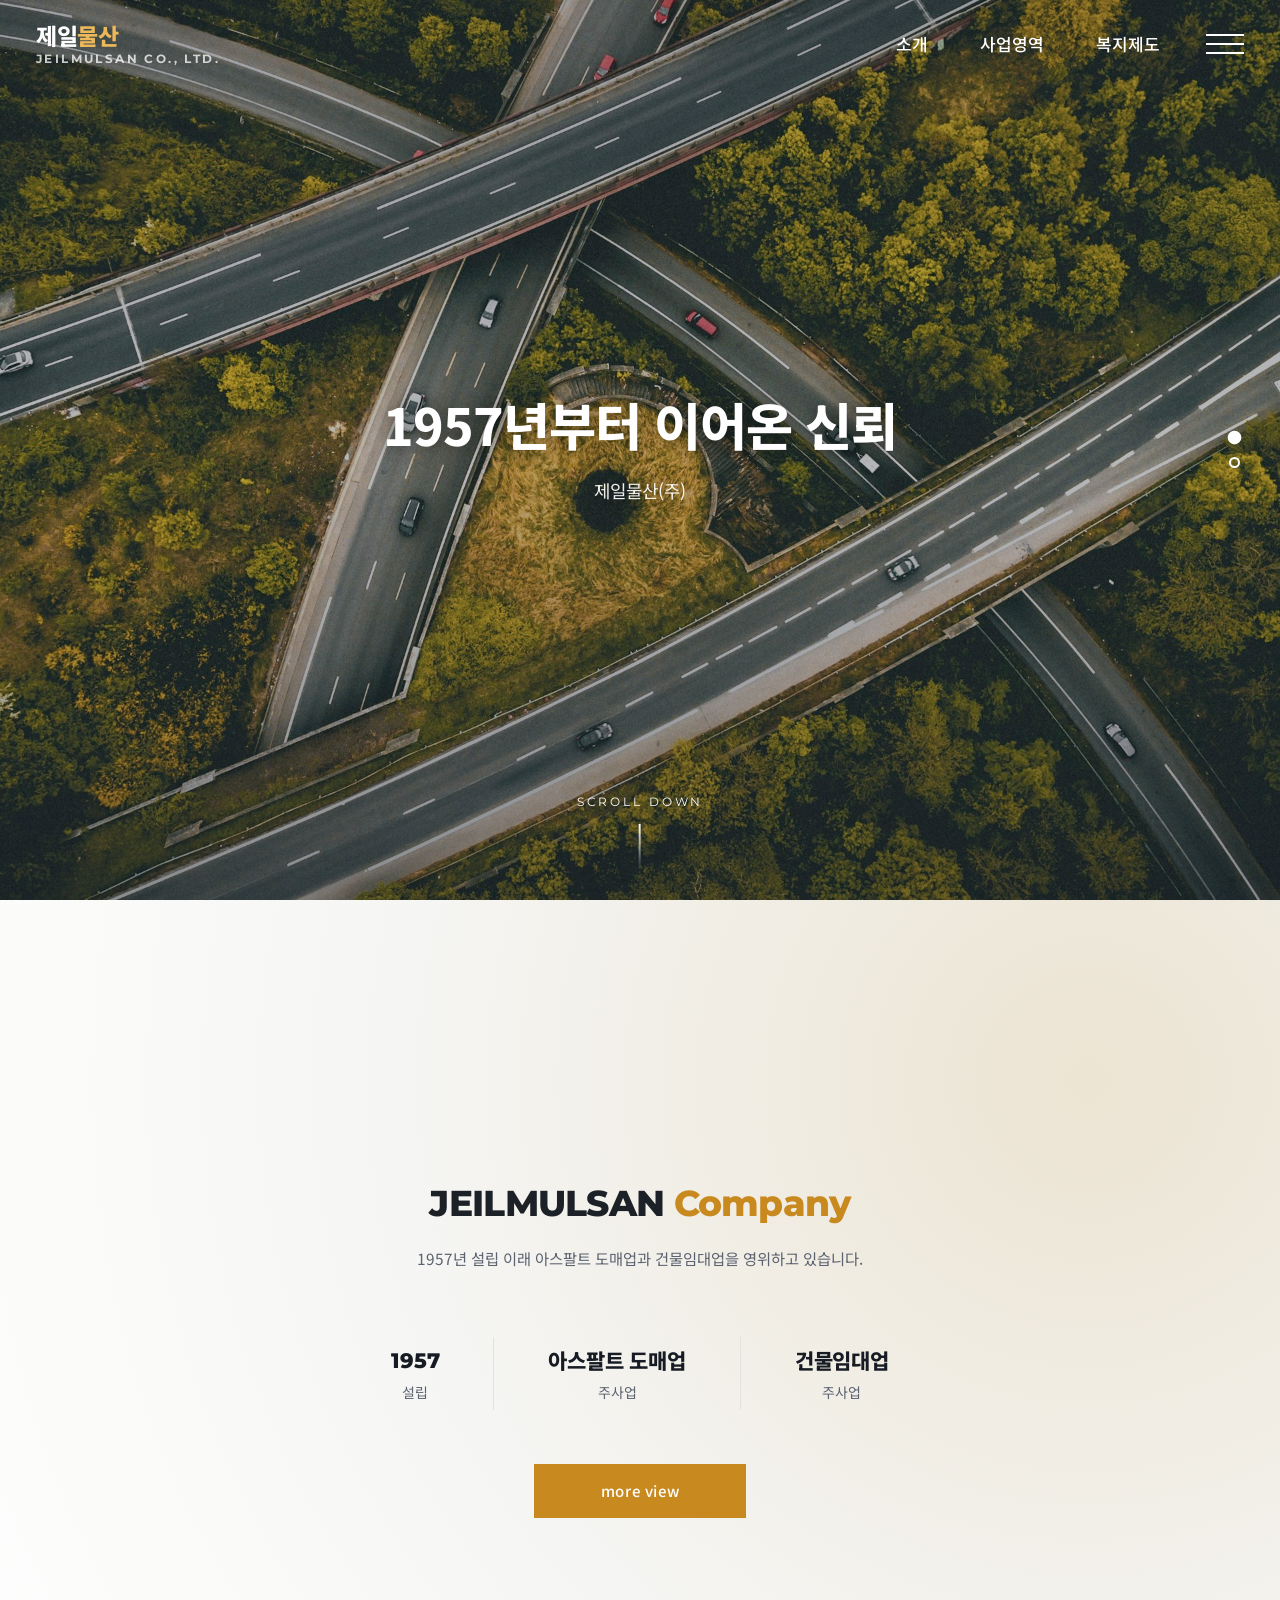
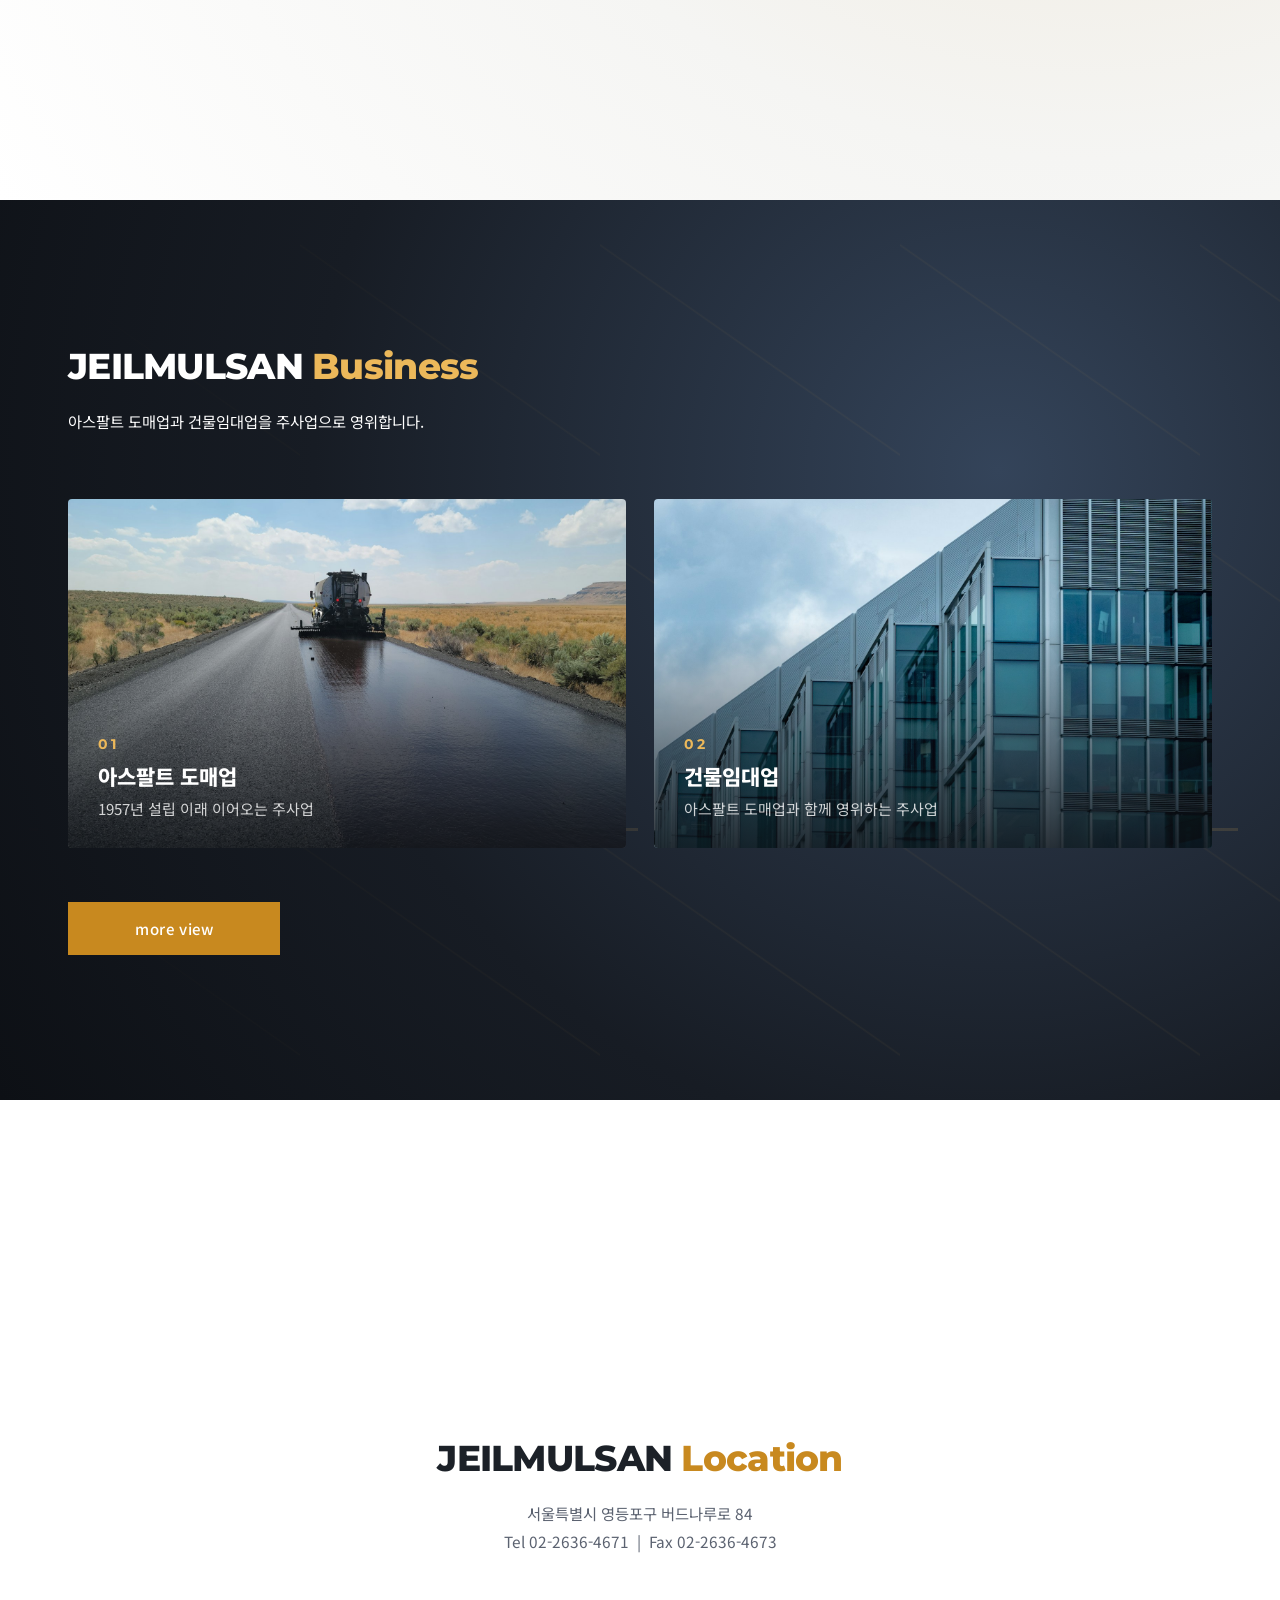
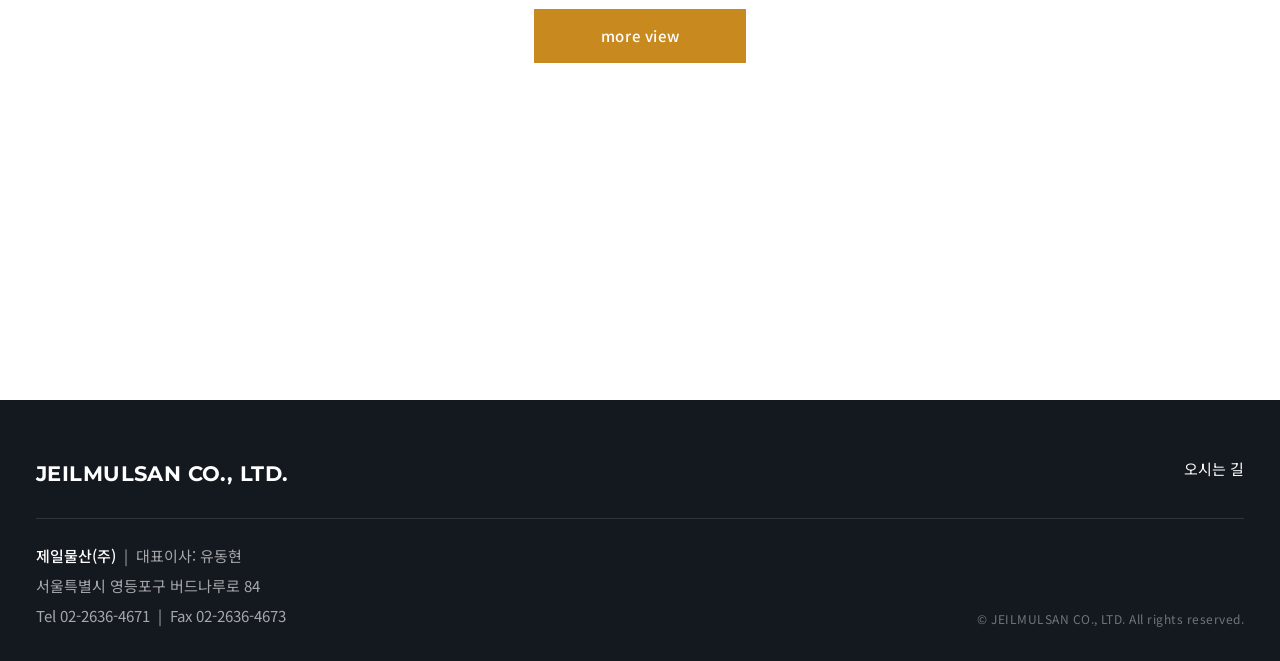
<file: index.html>
<!DOCTYPE html>
<html lang="ko">
<head>
<meta charset="UTF-8">
<meta name="viewport" content="width=device-width, initial-scale=1.0">
<title>제일물산(주)</title>
<meta name="description" content="제일물산(주) - 1957년 설립, 아스팔트 도매업 및 건물임대업">
<link rel="stylesheet" href="https://fonts.googleapis.com/css?family=Noto+Sans+KR:400,500,700,800&family=Montserrat:500,700,800&display=swap">
<link rel="stylesheet" href="css/style.css?v=11">
</head>
<body>
<header class="site-header" id="siteHeader">
  <div class="header-inner">
    <a href="index.html" class="logo" aria-label="제일물산 홈"><span class="logo-wordmark">제일<span>물산</span></span><span class="logo-sub en">JEILMULSAN CO., LTD.</span></a>
    <div class="header-right">
      <nav class="site-nav">
        <a href="about.html">소개</a>
        <a href="business.html">사업영역</a>
        <a href="welfare.html">복지제도</a>
      </nav>
      <button class="menu-btn" id="menuBtn" aria-label="전체 메뉴 열기" aria-expanded="false"><span></span><span></span><span></span></button>
    </div>
  </div>
</header>
<div class="menu-overlay" id="menuOverlay" role="dialog" aria-label="전체 메뉴">
  <button class="menu-close" id="menuClose" aria-label="메뉴 닫기">×</button>
  <nav class="menu-list">
    <a href="about.html"><small>ABOUT</small>소개</a>
    <a href="business.html"><small>BUSINESS</small>사업영역</a>
    <a href="welfare.html"><small>BENEFITS</small>복지제도</a>
  </nav>
  <div class="menu-contact">서울특별시 영등포구 버드나루로 84<br>Tel 02-2636-4671 &nbsp;|&nbsp; Fax 02-2636-4673</div>
</div>

<main>
<section class="hero" id="heroSlider">
  <div class="slide active">
    <div class="slide-bg"><img src="img/hero-road.jpg" alt="고속도로 입체 교차로를 위에서 내려다본 모습"></div>
    <div class="slide-inner"><h2>1957년부터 이어온 신뢰</h2><p>제일물산(주)</p></div>
  </div>
  <div class="slide">
    <div class="slide-bg"><img src="img/stock-asphalt.jpg" alt=""></div>
    <div class="slide-inner"><h2>아스팔트 도매업 · 건물임대업</h2><p>1957년 설립 이래 이어오고 있습니다.</p></div>
  </div>
  <div class="hero-dots"><button class="on" aria-label="1번"></button><button aria-label="2번"></button></div>
  <div class="scroll-down">SCROLL DOWN</div>
</section>

<section class="fs fs-company">
  <div class="fs-inner rv">
    <h2 class="fs-title en">JEILMULSAN <em>Company</em></h2>
    <p class="fs-text">1957년 설립 이래 아스팔트 도매업과 건물임대업을 영위하고 있습니다.</p>
    <div class="facts">
      <div class="fact"><b class="en">1957</b><span>설립</span></div>
      <div class="fact"><b>아스팔트 도매업</b><span>주사업</span></div>
      <div class="fact"><b>건물임대업</b><span>주사업</span></div>
    </div>
    <a class="btn-more" href="about.html">more view</a>
  </div>
</section>

<section class="fs fs-business">
  <div class="fs-inner">
    <div class="rv">
      <h2 class="fs-title en">JEILMULSAN <em>Business</em></h2>
      <p class="fs-text">아스팔트 도매업과 건물임대업을 주사업으로 영위합니다.</p>
    </div>
    <div class="biz-cards">
      <a class="biz-card rv" href="business.html"><img src="img/stock-asphalt.jpg" alt="아스팔트 도로포장"><div class="cap"><small class="en">01</small><h3>아스팔트 도매업</h3><p>1957년 설립 이래 이어오는 주사업</p></div></a>
      <a class="biz-card rv d1" href="business.html"><img src="img/stock-about.jpg" alt="건물 외관"><div class="cap"><small class="en">02</small><h3>건물임대업</h3><p>아스팔트 도매업과 함께 영위하는 주사업</p></div></a>
    </div>
    <a class="btn-more rv" href="business.html">more view</a>
  </div>
</section>

<section class="fs fs-guide">
  <div class="fs-inner rv">
    <h2 class="fs-title en">JEILMULSAN <em>Location</em></h2>
    <p class="fs-text">서울특별시 영등포구 버드나루로 84<br>Tel 02-2636-4671 &nbsp;|&nbsp; Fax 02-2636-4673</p>
    <a class="btn-more" href="about.html#location">more view</a>
  </div>
</section>
</main>
<footer class="site-footer">
  <div class="footer-wrap">
    <div class="footer-top">
      <div class="footer-logo">JEILMULSAN CO., LTD.</div>
      <div class="footer-links"><a href="about.html#location">오시는 길</a></div>
    </div>
    <div class="footer-info">
      <div>
        <strong>제일물산(주)</strong> &nbsp;|&nbsp; 대표이사: 유동현<br>
        서울특별시 영등포구 버드나루로 84<br>
        Tel 02-2636-4671 &nbsp;|&nbsp; Fax 02-2636-4673
      </div>
      <div class="footer-copy">© JEILMULSAN CO., LTD. All rights reserved.</div>
    </div>
  </div>
</footer>
<script src="js/script.js?v=11"></script>
</body>
</html>
</file>
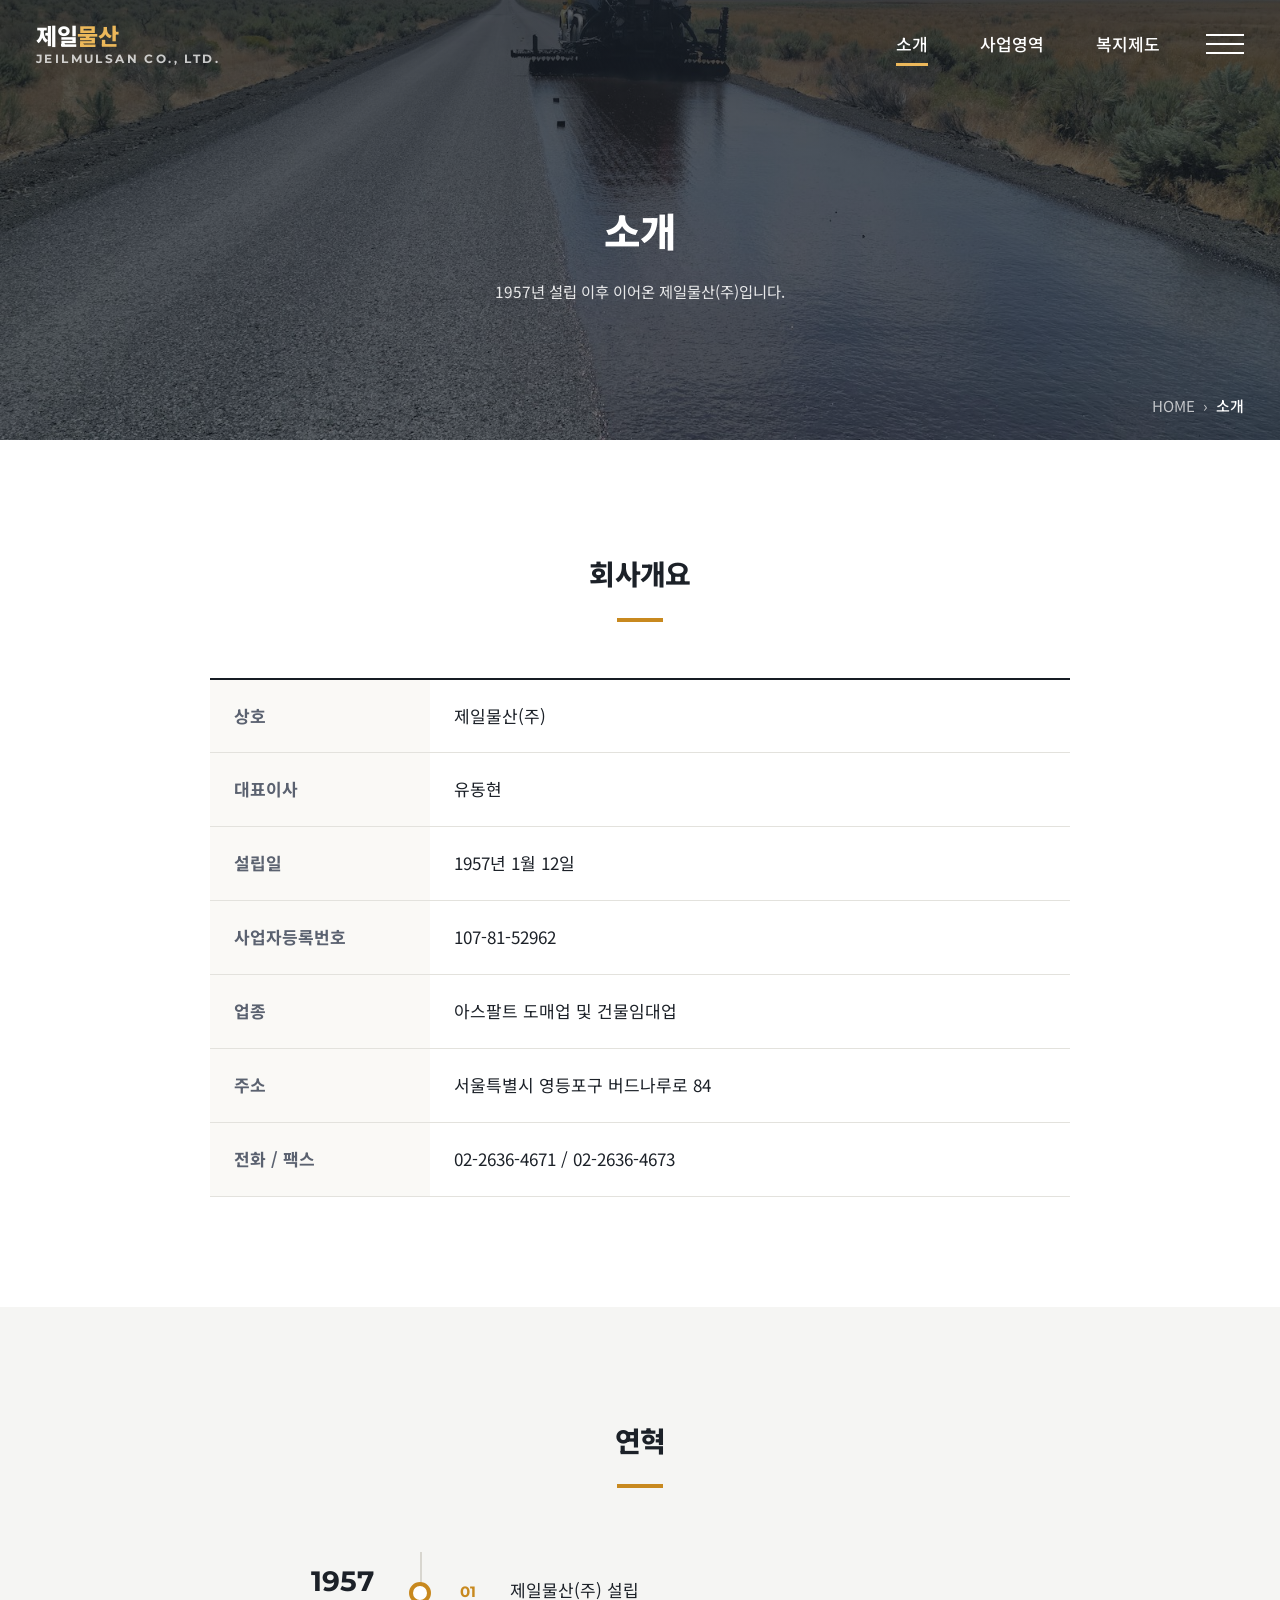
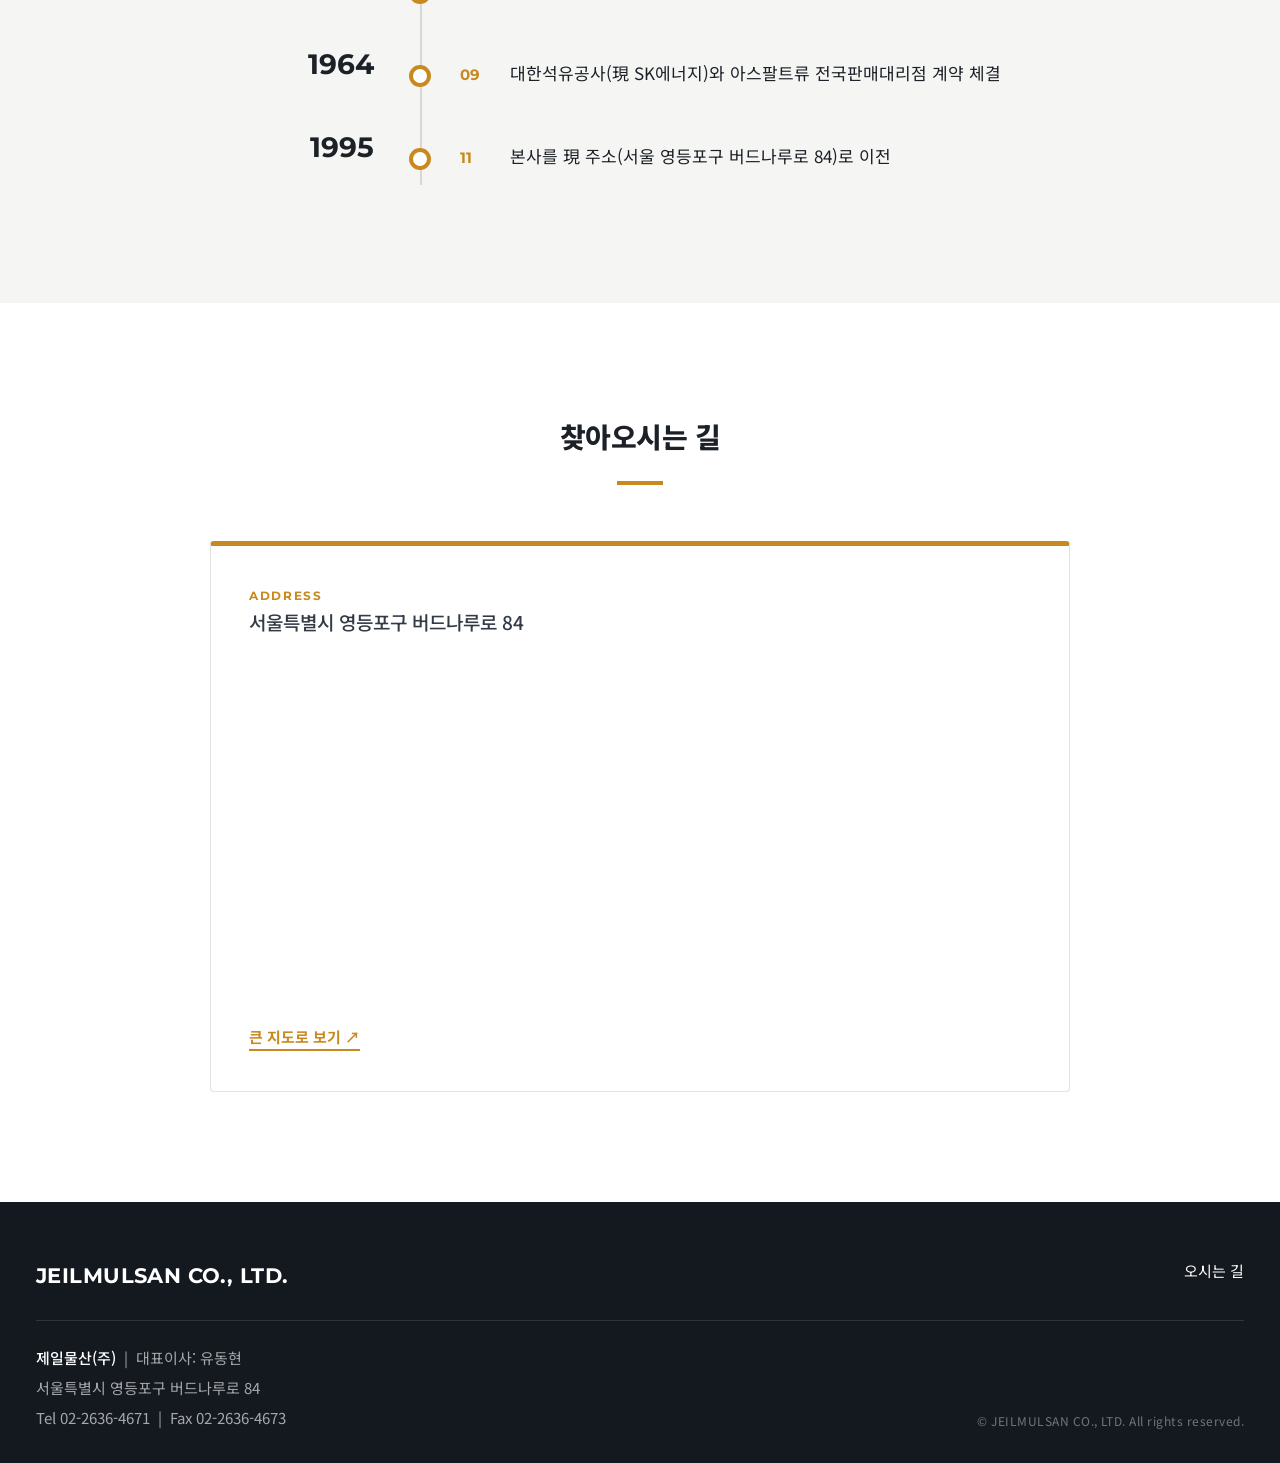
<file: about.html>
<!DOCTYPE html>
<html lang="ko">
<head>
<meta charset="UTF-8">
<meta name="viewport" content="width=device-width, initial-scale=1.0">
<title>소개 | 제일물산(주)</title>
<meta name="description" content="제일물산(주) 회사 소개 및 연혁">
<link rel="stylesheet" href="https://fonts.googleapis.com/css?family=Noto+Sans+KR:400,500,700,800&family=Montserrat:500,700,800&display=swap">
<link rel="stylesheet" href="css/style.css?v=11">
</head>
<body>
<header class="site-header" id="siteHeader">
  <div class="header-inner">
    <a href="index.html" class="logo" aria-label="제일물산 홈"><span class="logo-wordmark">제일<span>물산</span></span><span class="logo-sub en">JEILMULSAN CO., LTD.</span></a>
    <div class="header-right">
      <nav class="site-nav">
        <a class="active" href="about.html">소개</a>
        <a href="business.html">사업영역</a>
        <a href="welfare.html">복지제도</a>
      </nav>
      <button class="menu-btn" id="menuBtn" aria-label="전체 메뉴 열기" aria-expanded="false"><span></span><span></span><span></span></button>
    </div>
  </div>
</header>
<div class="menu-overlay" id="menuOverlay" role="dialog" aria-label="전체 메뉴">
  <button class="menu-close" id="menuClose" aria-label="메뉴 닫기">×</button>
  <nav class="menu-list">
    <a href="about.html"><small>ABOUT</small>소개</a>
    <a href="business.html"><small>BUSINESS</small>사업영역</a>
    <a href="welfare.html"><small>BENEFITS</small>복지제도</a>
  </nav>
  <div class="menu-contact">서울특별시 영등포구 버드나루로 84<br>Tel 02-2636-4671 &nbsp;|&nbsp; Fax 02-2636-4673</div>
</div>

<section class="sub-visual" style="background-image:url('img/stock-asphalt.jpg');background-position:center 62%">
  <div class="inner"><h1>소개</h1><p>1957년 설립 이후 이어온 제일물산(주)입니다.</p></div>
  <div class="crumb">HOME &nbsp;›&nbsp; <b>소개</b></div>
</section>
<main>
<section class="blk">
  <div class="wrap">
    <div class="blk-head rv"><h2>회사개요</h2></div>
    <table class="overview-table rv">
      <tr><th>상호</th><td>제일물산(주)</td></tr>
      <tr><th>대표이사</th><td>유동현</td></tr>
      <tr><th>설립일</th><td>1957년 1월 12일</td></tr>
      <tr><th>사업자등록번호</th><td>107-81-52962</td></tr>
      <tr><th>업종</th><td>아스팔트 도매업 및 건물임대업</td></tr>
      <tr><th>주소</th><td>서울특별시 영등포구 버드나루로 84</td></tr>
      <tr><th>전화 / 팩스</th><td>02-2636-4671 / 02-2636-4673</td></tr>
    </table>
  </div>
</section>

<section class="blk blk-tint">
  <div class="wrap">
    <div class="blk-head rv"><h2>연혁</h2></div>
    <div class="timeline rv">
      <div class="timeline-group"><div class="timeline-year">1957</div><div class="timeline-entries"><div class="timeline-entry"><span class="timeline-month">01</span><p class="timeline-desc">제일물산(주) 설립</p></div></div></div>
      <div class="timeline-group"><div class="timeline-year">1964</div><div class="timeline-entries"><div class="timeline-entry"><span class="timeline-month">09</span><p class="timeline-desc">대한석유공사(現 SK에너지)와 아스팔트류 전국판매대리점 계약 체결</p></div></div></div>
      <div class="timeline-group"><div class="timeline-year">1995</div><div class="timeline-entries"><div class="timeline-entry"><span class="timeline-month">11</span><p class="timeline-desc">본사를 現 주소(서울 영등포구 버드나루로 84)로 이전</p></div></div></div>
    </div>
  </div>
</section>

<section class="blk" id="location">
  <div class="wrap">
    <div class="blk-head rv"><h2>찾아오시는 길</h2></div>
    <div class="location-panel rv">
      <span class="loc-label en">ADDRESS</span>
      <p>서울특별시 영등포구 버드나루로 84</p>
      <div class="location-map"><iframe src="https://www.google.com/maps?q=서울특별시 영등포구 버드나루로 84&t=k&z=16&output=embed" loading="lazy" referrerpolicy="no-referrer-when-downgrade" aria-label="제일물산(주) 위치 지도 (서울특별시 영등포구 버드나루로 84)"></iframe></div>
      <a class="map-link" href="https://www.google.com/maps/search/?api=1&query=서울특별시 영등포구 버드나루로 84" target="_blank" rel="noopener">큰 지도로 보기 ↗</a>
    </div>
  </div>
</section>
</main>
<footer class="site-footer">
  <div class="footer-wrap">
    <div class="footer-top">
      <div class="footer-logo">JEILMULSAN CO., LTD.</div>
      <div class="footer-links"><a href="about.html#location">오시는 길</a></div>
    </div>
    <div class="footer-info">
      <div>
        <strong>제일물산(주)</strong> &nbsp;|&nbsp; 대표이사: 유동현<br>
        서울특별시 영등포구 버드나루로 84<br>
        Tel 02-2636-4671 &nbsp;|&nbsp; Fax 02-2636-4673
      </div>
      <div class="footer-copy">© JEILMULSAN CO., LTD. All rights reserved.</div>
    </div>
  </div>
</footer>
<script src="js/script.js?v=11"></script>
</body>
</html>
</file>
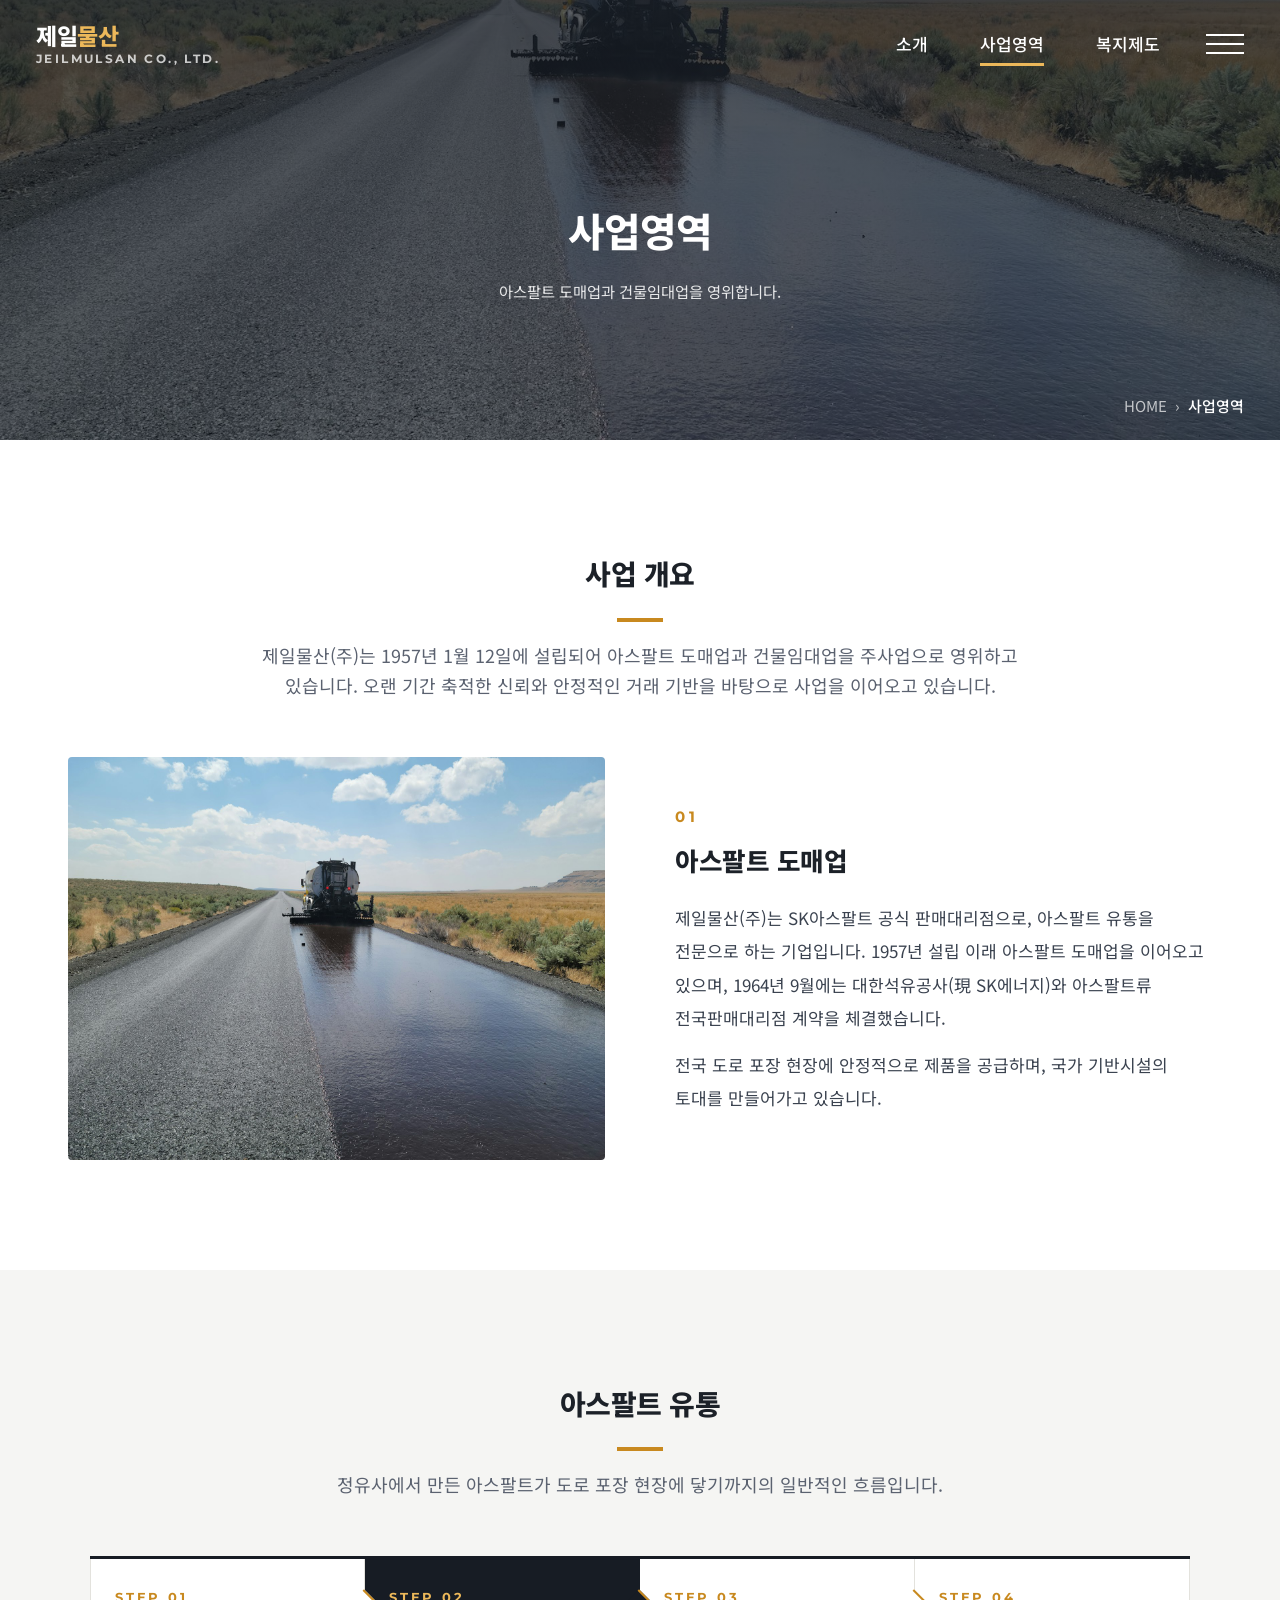
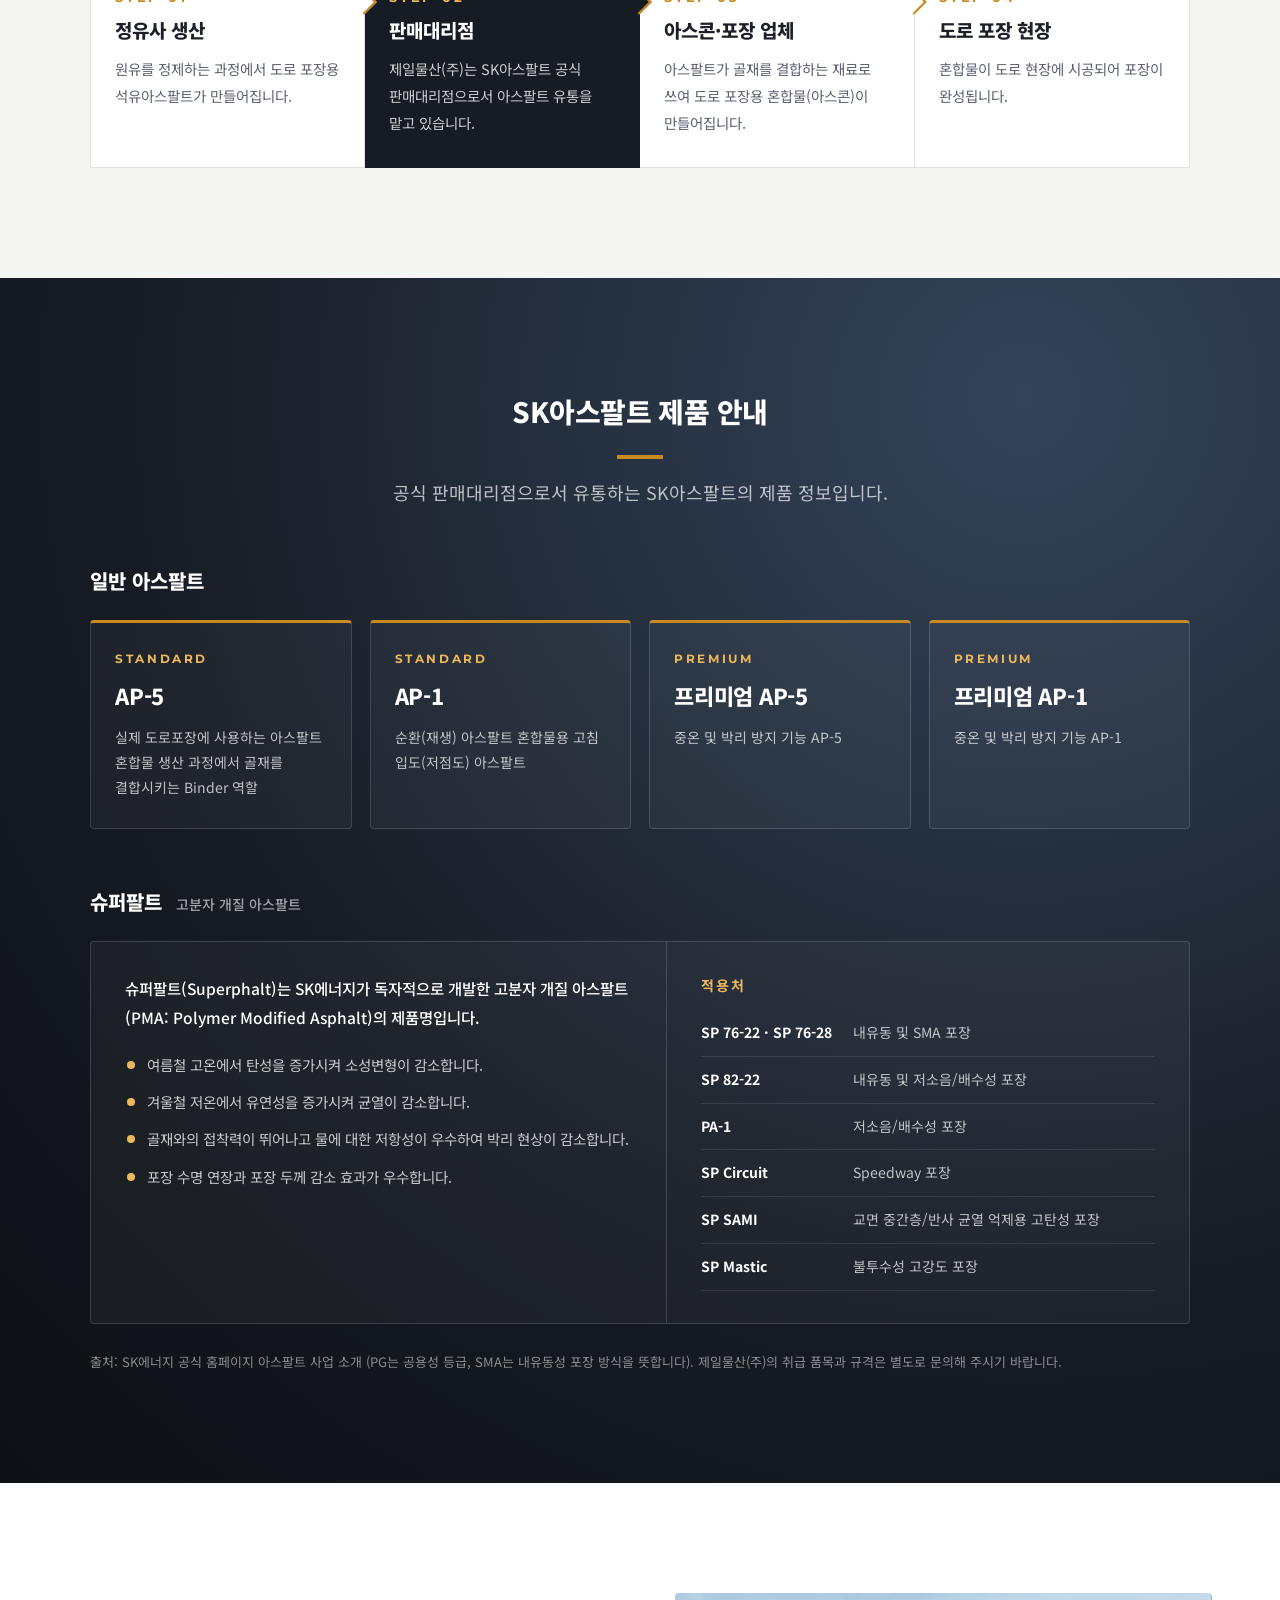
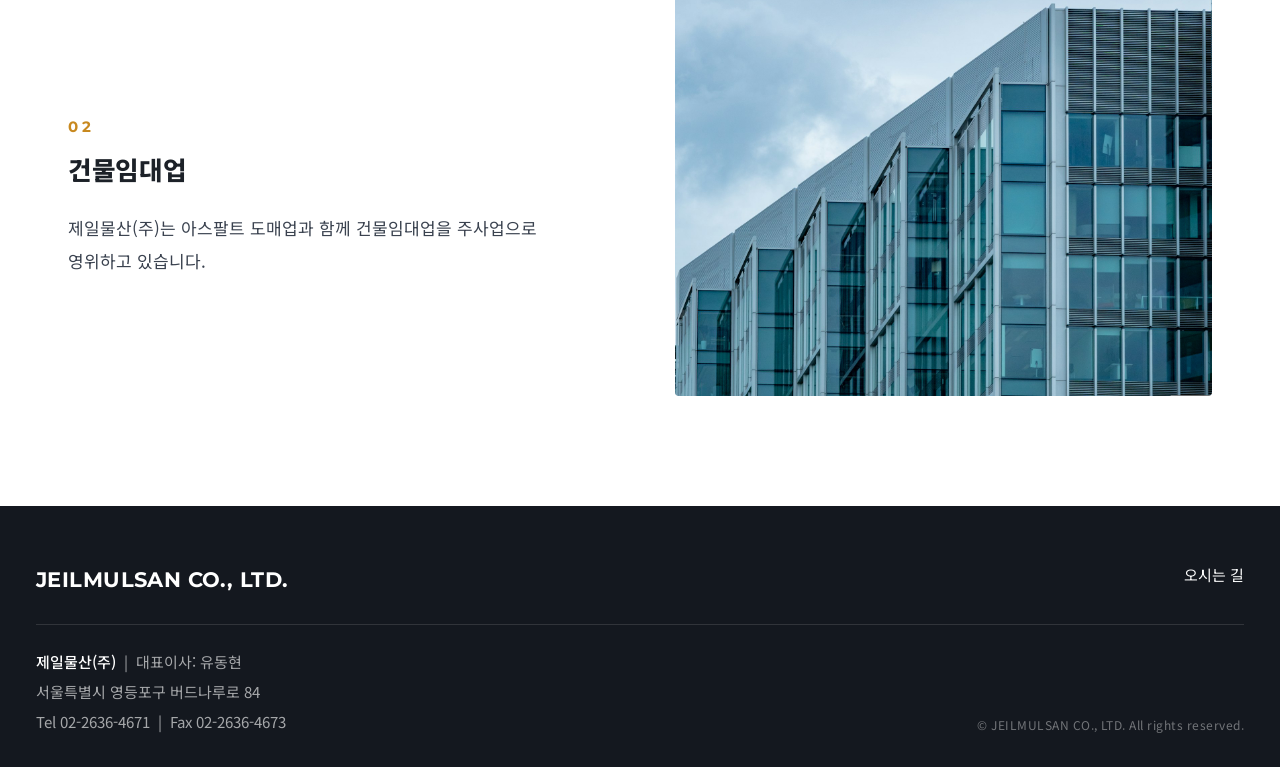
<file: business.html>
<!DOCTYPE html>
<html lang="ko">
<head>
<meta charset="UTF-8">
<meta name="viewport" content="width=device-width, initial-scale=1.0">
<title>사업영역 | 제일물산(주)</title>
<meta name="description" content="제일물산(주) 사업영역 - 아스팔트 도매업, 건물임대업">
<link rel="stylesheet" href="https://fonts.googleapis.com/css?family=Noto+Sans+KR:400,500,700,800&family=Montserrat:500,700,800&display=swap">
<link rel="stylesheet" href="css/style.css?v=11">
</head>
<body>
<header class="site-header" id="siteHeader">
  <div class="header-inner">
    <a href="index.html" class="logo" aria-label="제일물산 홈"><span class="logo-wordmark">제일<span>물산</span></span><span class="logo-sub en">JEILMULSAN CO., LTD.</span></a>
    <div class="header-right">
      <nav class="site-nav">
        <a href="about.html">소개</a>
        <a class="active" href="business.html">사업영역</a>
        <a href="welfare.html">복지제도</a>
      </nav>
      <button class="menu-btn" id="menuBtn" aria-label="전체 메뉴 열기" aria-expanded="false"><span></span><span></span><span></span></button>
    </div>
  </div>
</header>
<div class="menu-overlay" id="menuOverlay" role="dialog" aria-label="전체 메뉴">
  <button class="menu-close" id="menuClose" aria-label="메뉴 닫기">×</button>
  <nav class="menu-list">
    <a href="about.html"><small>ABOUT</small>소개</a>
    <a href="business.html"><small>BUSINESS</small>사업영역</a>
    <a href="welfare.html"><small>BENEFITS</small>복지제도</a>
  </nav>
  <div class="menu-contact">서울특별시 영등포구 버드나루로 84<br>Tel 02-2636-4671 &nbsp;|&nbsp; Fax 02-2636-4673</div>
</div>

<section class="sub-visual" style="background-image:url('img/stock-asphalt.jpg');background-position:center 62%">
  <div class="inner"><h1>사업영역</h1><p>아스팔트 도매업과 건물임대업을 영위합니다.</p></div>
  <div class="crumb">HOME &nbsp;›&nbsp; <b>사업영역</b></div>
</section>
<main>
<section class="blk">
  <div class="wrap">
    <div class="blk-head rv"><h2>사업 개요</h2><p>제일물산(주)는 1957년 1월 12일에 설립되어 아스팔트 도매업과 건물임대업을 주사업으로 영위하고 있습니다. 오랜 기간 축적한 신뢰와 안정적인 거래 기반을 바탕으로 사업을 이어오고 있습니다.</p></div>
    <div class="biz-block rv">
      <div class="biz-photo"><img src="img/stock-asphalt.jpg" alt="아스팔트 도로포장"></div>
      <div class="biz-text"><span class="biz-no en">01</span><h3>아스팔트 도매업</h3><p>제일물산(주)는 SK아스팔트 공식 판매대리점으로, 아스팔트 유통을 전문으로 하는 기업입니다. 1957년 설립 이래 아스팔트 도매업을 이어오고 있으며, 1964년 9월에는 대한석유공사(現 SK에너지)와 아스팔트류 전국판매대리점 계약을 체결했습니다.</p><p>전국 도로 포장 현장에 안정적으로 제품을 공급하며, 국가 기반시설의 토대를 만들어가고 있습니다.</p></div>
    </div>
  </div>
</section>

<section class="blk blk-tint">
  <div class="wrap">
    <div class="blk-head rv"><h2>아스팔트 유통</h2><p>정유사에서 만든 아스팔트가 도로 포장 현장에 닿기까지의 일반적인 흐름입니다.</p></div>
    <div class="dist">
      <div class="dist-step rv"><small class="en">STEP 01</small><h3>정유사 생산</h3><p>원유를 정제하는 과정에서 도로 포장용 석유아스팔트가 만들어집니다.</p></div>
      <div class="dist-step on rv d1"><small class="en">STEP 02</small><h3>판매대리점</h3><p>제일물산(주)는 SK아스팔트 공식 판매대리점으로서 아스팔트 유통을 맡고 있습니다.</p></div>
      <div class="dist-step rv d2"><small class="en">STEP 03</small><h3>아스콘·포장 업체</h3><p>아스팔트가 골재를 결합하는 재료로 쓰여 도로 포장용 혼합물(아스콘)이 만들어집니다.</p></div>
      <div class="dist-step rv d3"><small class="en">STEP 04</small><h3>도로 포장 현장</h3><p>혼합물이 도로 현장에 시공되어 포장이 완성됩니다.</p></div>
    </div>
  </div>
</section>

<section class="blk blk-dark" id="products">
  <div class="wrap">
    <div class="blk-head rv"><h2>SK아스팔트 제품 안내</h2><p>공식 판매대리점으로서 유통하는 SK아스팔트의 제품 정보입니다.</p></div>
    <h3 class="prod-h rv">일반 아스팔트</h3>
    <div class="prod-grid">
      <div class="prod rv"><small class="en">STANDARD</small><b>AP-5</b><p>실제 도로포장에 사용하는 아스팔트 혼합물 생산 과정에서 골재를 결합시키는 Binder 역할</p></div>
      <div class="prod rv d1"><small class="en">STANDARD</small><b>AP-1</b><p>순환(재생) 아스팔트 혼합물용 고침 입도(저점도) 아스팔트</p></div>
      <div class="prod rv d2"><small class="en">PREMIUM</small><b>프리미엄 AP-5</b><p>중온 및 박리 방지 기능 AP-5</p></div>
      <div class="prod rv d0"><small class="en">PREMIUM</small><b>프리미엄 AP-1</b><p>중온 및 박리 방지 기능 AP-1</p></div>
    </div>
    <h3 class="prod-h rv">슈퍼팔트 <span>고분자 개질 아스팔트</span></h3>
    <div class="pma rv">
      <div class="pma-def">
        <p>슈퍼팔트(Superphalt)는 SK에너지가 독자적으로 개발한 고분자 개질 아스팔트(PMA: Polymer Modified Asphalt)의 제품명입니다.</p>
        <ul>
          <li>여름철 고온에서 탄성을 증가시켜 소성변형이 감소합니다.</li>
          <li>겨울철 저온에서 유연성을 증가시켜 균열이 감소합니다.</li>
          <li>골재와의 접착력이 뛰어나고 물에 대한 저항성이 우수하여 박리 현상이 감소합니다.</li>
          <li>포장 수명 연장과 포장 두께 감소 효과가 우수합니다.</li>
        </ul>
      </div>
      <div class="pma-use">
        <h4>적용처</h4>
        <dl>
          <div><dt>SP 76-22 · SP 76-28</dt><dd>내유동 및 SMA 포장</dd></div>
          <div><dt>SP 82-22</dt><dd>내유동 및 저소음/배수성 포장</dd></div>
          <div><dt>PA-1</dt><dd>저소음/배수성 포장</dd></div>
          <div><dt>SP Circuit</dt><dd>Speedway 포장</dd></div>
          <div><dt>SP SAMI</dt><dd>교면 중간층/반사 균열 억제용 고탄성 포장</dd></div>
          <div><dt>SP Mastic</dt><dd>불투수성 고강도 포장</dd></div>
        </dl>
      </div>
    </div>
    <p class="prod-note rv">출처: SK에너지 공식 홈페이지 아스팔트 사업 소개 (PG는 공용성 등급, SMA는 내유동성 포장 방식을 뜻합니다). 제일물산(주)의 취급 품목과 규격은 별도로 문의해 주시기 바랍니다.</p>
  </div>
</section>

<section class="blk">
  <div class="wrap">
    <div class="biz-block biz-rev rv">
      <div class="biz-photo"><img src="img/stock-about.jpg" alt="건물 외관"></div>
      <div class="biz-text"><span class="biz-no en">02</span><h3>건물임대업</h3><p>제일물산(주)는 아스팔트 도매업과 함께 건물임대업을 주사업으로 영위하고 있습니다.</p></div>
    </div>
  </div>
</section>
</main>
<footer class="site-footer">
  <div class="footer-wrap">
    <div class="footer-top">
      <div class="footer-logo">JEILMULSAN CO., LTD.</div>
      <div class="footer-links"><a href="about.html#location">오시는 길</a></div>
    </div>
    <div class="footer-info">
      <div>
        <strong>제일물산(주)</strong> &nbsp;|&nbsp; 대표이사: 유동현<br>
        서울특별시 영등포구 버드나루로 84<br>
        Tel 02-2636-4671 &nbsp;|&nbsp; Fax 02-2636-4673
      </div>
      <div class="footer-copy">© JEILMULSAN CO., LTD. All rights reserved.</div>
    </div>
  </div>
</footer>
<script src="js/script.js?v=11"></script>
</body>
</html>
</file>
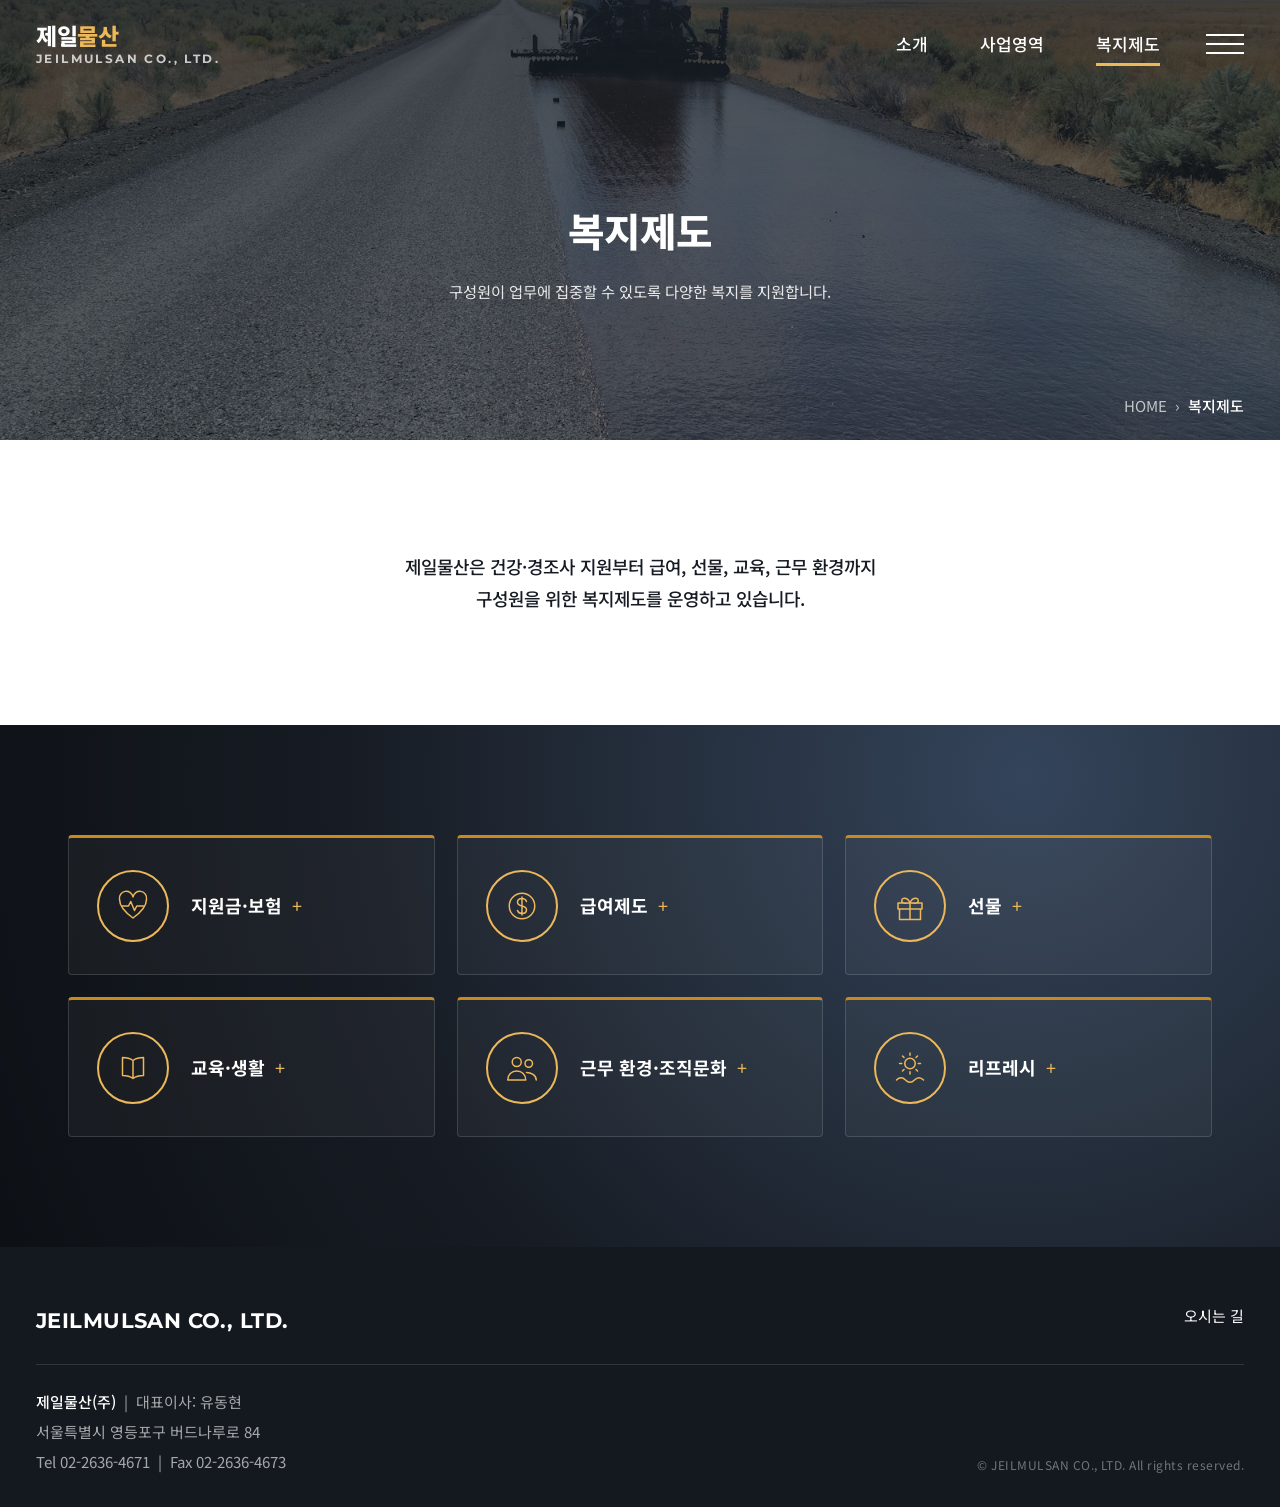
<file: welfare.html>
<!DOCTYPE html>
<html lang="ko">
<head>
<meta charset="UTF-8">
<meta name="viewport" content="width=device-width, initial-scale=1.0">
<title>복지제도 | 제일물산(주)</title>
<meta name="description" content="제일물산(주) 복지제도">
<link rel="stylesheet" href="https://fonts.googleapis.com/css?family=Noto+Sans+KR:400,500,700,800&family=Montserrat:500,700,800&display=swap">
<link rel="stylesheet" href="css/style.css?v=11">
</head>
<body>
<header class="site-header" id="siteHeader">
  <div class="header-inner">
    <a href="index.html" class="logo" aria-label="제일물산 홈"><span class="logo-wordmark">제일<span>물산</span></span><span class="logo-sub en">JEILMULSAN CO., LTD.</span></a>
    <div class="header-right">
      <nav class="site-nav">
        <a href="about.html">소개</a>
        <a href="business.html">사업영역</a>
        <a class="active" href="welfare.html">복지제도</a>
      </nav>
      <button class="menu-btn" id="menuBtn" aria-label="전체 메뉴 열기" aria-expanded="false"><span></span><span></span><span></span></button>
    </div>
  </div>
</header>
<div class="menu-overlay" id="menuOverlay" role="dialog" aria-label="전체 메뉴">
  <button class="menu-close" id="menuClose" aria-label="메뉴 닫기">×</button>
  <nav class="menu-list">
    <a href="about.html"><small>ABOUT</small>소개</a>
    <a href="business.html"><small>BUSINESS</small>사업영역</a>
    <a href="welfare.html"><small>BENEFITS</small>복지제도</a>
  </nav>
  <div class="menu-contact">서울특별시 영등포구 버드나루로 84<br>Tel 02-2636-4671 &nbsp;|&nbsp; Fax 02-2636-4673</div>
</div>

<section class="sub-visual" style="background-image:url('img/stock-asphalt.jpg');background-position:center 62%">
  <div class="inner"><h1>복지제도</h1><p>구성원이 업무에 집중할 수 있도록 다양한 복지를 지원합니다.</p></div>
  <div class="crumb">HOME &nbsp;›&nbsp; <b>복지제도</b></div>
</section>
<main>
<section class="blk">
  <div class="wrap">
    <p class="w-lead rv">제일물산은 건강·경조사 지원부터 급여, 선물, 교육, 근무 환경까지<br>구성원을 위한 복지제도를 운영하고 있습니다.</p>
  </div>
</section>
<section class="blk blk-dark">
  <div class="wrap">
    <div class="wf-grid">
      <div class="wf rv has" tabindex="0"><span class="wf-ic"><svg viewBox="0 0 48 48" aria-hidden="true"><path d="M24 40C10 30 6 22 6 15a9 9 0 0 1 18-3 9 9 0 0 1 18 3c0 7-4 15-18 25z"/><path d="M10 24h8l3-6 5 12 3-6h9"/></svg></span><div class="wf-tx"><h3>지원금·보험</h3><p><span class="wf-chip">건강검진</span><span class="wf-chip">각종 경조사 지원</span><span class="wf-chip">난임 치료 지원</span><span class="wf-chip">자녀학자금</span></p></div></div>
      <div class="wf rv d1 has" tabindex="0"><span class="wf-ic"><svg viewBox="0 0 48 48" aria-hidden="true"><circle cx="24" cy="24" r="17"/><path d="M24 12v24M30 18c-1-3-3-4-6-4-4 0-6 2-6 5s2 4 6 5 6 2 6 5-2 5-6 5c-3 0-5-1-6-4"/></svg></span><div class="wf-tx"><h3>급여제도</h3><p><span class="wf-chip">퇴직연금</span><span class="wf-chip">상여금</span><span class="wf-chip">성과급</span><span class="wf-chip">연차수당</span><span class="wf-chip">직책수당</span><span class="wf-chip">4대 보험</span></p></div></div>
      <div class="wf rv d2 has" tabindex="0"><span class="wf-ic"><svg viewBox="0 0 48 48" aria-hidden="true"><path d="M8 20h32v8H8zM10 28h28v14H10zM24 20v22M24 20c-3-8-11-8-11-3s8 3 11 3zM24 20c3-8 11-8 11-3s-8 3-11 3z"/></svg></span><div class="wf-tx"><h3>선물</h3><p><span class="wf-chip">명절선물/귀향비</span><span class="wf-chip">창립일선물지급</span><span class="wf-chip">생일선물/파티</span></p></div></div>
      <div class="wf rv has" tabindex="0"><span class="wf-ic"><svg viewBox="0 0 48 48" aria-hidden="true"><path d="M24 14c-4-3-9-4-14-4v24c5 0 10 1 14 4 4-3 9-4 14-4V10c-5 0-10 1-14 4zM24 14v24"/></svg></span><div class="wf-tx"><h3>교육·생활</h3><p><span class="wf-chip">신규 입사자 교육(OJT)</span><span class="wf-chip">멘토링제도</span><span class="wf-chip">외국어 교육 지원</span><span class="wf-chip">자격증취득지원</span><span class="wf-chip">교육비 지원</span><span class="wf-chip">식비 지원</span></p></div></div>
      <div class="wf rv d1 has" tabindex="0"><span class="wf-ic"><svg viewBox="0 0 48 48" aria-hidden="true"><circle cx="17" cy="16" r="6"/><circle cx="33" cy="18" r="5"/><path d="M5 40c0-7 5-12 12-12s12 5 12 12zM30 30c6 0 13 3 13 10"/></svg></span><div class="wf-tx"><h3>근무 환경·조직문화</h3><p><span class="wf-chip">휴게실</span><span class="wf-chip">자유복장</span><span class="wf-chip">자유로운 연차사용</span><span class="wf-chip">칼퇴근 보장</span></p></div></div>
      <div class="wf rv d2 has" tabindex="0"><span class="wf-ic"><svg viewBox="0 0 48 48" aria-hidden="true"><circle cx="24" cy="18" r="7"/><path d="M24 4v3M24 29v3M10 18h3M35 18h3M14 8l2 2M32 26l2 2M34 8l-2 2M16 26l-2 2"/><path d="M6 40c4-4 8-4 12 0s8 4 12 0 8-4 12 0"/></svg></span><div class="wf-tx"><h3>리프레시</h3><p><span class="wf-chip">경조휴가제</span></p></div></div>
    </div>
  </div>
</section>
</main>
<footer class="site-footer">
  <div class="footer-wrap">
    <div class="footer-top">
      <div class="footer-logo">JEILMULSAN CO., LTD.</div>
      <div class="footer-links"><a href="about.html#location">오시는 길</a></div>
    </div>
    <div class="footer-info">
      <div>
        <strong>제일물산(주)</strong> &nbsp;|&nbsp; 대표이사: 유동현<br>
        서울특별시 영등포구 버드나루로 84<br>
        Tel 02-2636-4671 &nbsp;|&nbsp; Fax 02-2636-4673
      </div>
      <div class="footer-copy">© JEILMULSAN CO., LTD. All rights reserved.</div>
    </div>
  </div>
</footer>
<script src="js/script.js?v=11"></script>
</body>
</html>
</file>
<file: css/style.css>
/* 제일물산(주) — 풀스크린 섹션형 레이아웃 (투명 헤더 + 슬라이더 + more view) */
:root {
  --ink: #1c2128;
  --ink-soft: #5b6270;
  --navy: #171c24;
  --navy-2: #222b38;
  --gold: #c8891f;
  --gold-light: #ecb85a;
  --bg: #f5f5f3;
  --line: #e3e2dd;
  --max: 1200px;
}
* { margin: 0; padding: 0; box-sizing: border-box; }
html { scroll-behavior: smooth; }
body { font-size: 16px; font-family: "Noto Sans KR", "Pretendard Variable", Pretendard, -apple-system, sans-serif; color: var(--ink); background: #fff; line-height: 1.7; word-break: keep-all; overflow-wrap: break-word; -webkit-font-smoothing: antialiased; }
img, svg { display: block; max-width: 100%; }
a { color: inherit; text-decoration: none; }
.en { font-family: "Montserrat", "Noto Sans KR", sans-serif; }

/* ---------- Header (투명 → 스크롤 시 흰색) ---------- */
.site-header { position: fixed; inset: 0 0 auto 0; z-index: 100; height: 88px; transition: background .3s ease, box-shadow .3s ease; }
.site-header.scrolled { background: #fff; box-shadow: 0 2px 18px rgba(23,28,36,.1); }
.header-inner { max-width: 1480px; height: 100%; margin: 0 auto; padding: 0 36px; display: flex; align-items: center; justify-content: space-between; }
.logo { display: block; line-height: 1.15; }
.logo-wordmark { display: block; font-size: 23px; font-weight: 800; letter-spacing: -.02em; color: #fff; transition: color .3s; }
.logo-wordmark span { color: var(--gold-light); transition: color .3s; }
.logo-sub { display: block; font-size: 12px; font-weight: 700; letter-spacing: .2em; color: rgba(255,255,255,.75); margin-top: 3px; transition: color .3s; }
.site-header.scrolled .logo-wordmark { color: var(--navy); }
.site-header.scrolled .logo-wordmark span { color: var(--gold); }
.site-header.scrolled .logo-sub { color: var(--ink-soft); }
.header-right { display: flex; align-items: center; gap: 46px; }
.site-nav { display: flex; gap: 52px; }
.site-nav a { color: #fff; font-size: 17px; font-weight: 500; position: relative; padding: 8px 0; transition: color .25s; }
.site-nav a::after { content: ""; position: absolute; left: 0; bottom: 0; width: 0; height: 3px; background: var(--gold-light); transition: width .25s ease; }
.site-nav a:hover::after, .site-nav a.active::after { width: 100%; }
.site-header.scrolled .site-nav a { color: var(--ink); }
.site-header.scrolled .site-nav a::after { background: var(--gold); }
.menu-btn { width: 38px; height: 38px; display: flex; flex-direction: column; justify-content: center; gap: 7px; background: none; border: 0; cursor: pointer; }
.menu-btn span { height: 2px; width: 100%; background: #fff; transition: background .3s; }
.site-header.scrolled .menu-btn span { background: var(--ink); }

/* 전체화면 메뉴 */
.menu-overlay { position: fixed; inset: 0; z-index: 200; background: var(--navy); color: #fff; display: flex; flex-direction: column; justify-content: center; padding: 0 8vw; opacity: 0; visibility: hidden; transition: opacity .35s ease, visibility .35s ease; }
.menu-overlay.open { opacity: 1; visibility: visible; }
.menu-close { position: absolute; top: 26px; right: 36px; width: 44px; height: 44px; background: none; border: 0; color: #fff; font-size: 33px; line-height: 1; cursor: pointer; }
.menu-list a { display: flex; align-items: baseline; gap: 24px; padding: 14px 0; border-bottom: 1px solid rgba(255,255,255,.14); font-size: clamp(22px, 3vw, 38px); font-weight: 700; letter-spacing: -.01em; transition: color .2s, padding .25s; }
.menu-list a small { font-family: "Montserrat", sans-serif; font-size: 15px; font-weight: 500; letter-spacing: .24em; color: var(--gold-light); width: 140px; flex: 0 0 auto; }
.menu-list a:hover { color: var(--gold-light); padding-left: 16px; }
.menu-contact { margin-top: 44px; font-size: 16px; color: rgba(255,255,255,.65); line-height: 1.9; }

/* ---------- Hero slider ---------- */
.hero { position: relative; height: 100vh; min-height: 640px; overflow: hidden; background: var(--navy); color: #fff; }
.slide { position: absolute; inset: 0; opacity: 0; transition: opacity 1.1s ease; display: flex; align-items: center; justify-content: center; text-align: center; }
.slide.active { opacity: 1; z-index: 1; }
.slide-bg { position: absolute; inset: 0; overflow: hidden; }
.slide-bg img { width: 100%; height: 100%; object-fit: cover; transform: scale(1.06); transition: transform 8s ease; }
.slide.active .slide-bg img { transform: scale(1); }
.slide-bg::after { content: ""; position: absolute; inset: 0; background: linear-gradient(180deg, rgba(23,28,36,.42) 0%, rgba(23,28,36,.3) 50%, rgba(23,28,36,.5) 100%); }
.slide-inner { position: relative; z-index: 2; padding: 0 24px; max-width: 1000px; transform: translateY(14px); opacity: 0; transition: opacity .9s ease .25s, transform .9s ease .25s; text-shadow: 0 2px 18px rgba(0,0,0,.45); }
.slide.active .slide-inner { opacity: 1; transform: none; }
.slide h2 { font-size: clamp(28px, 4vw, 54px); font-weight: 800; letter-spacing: -.02em; line-height: 1.2; }
.slide p { margin-top: 20px; font-size: clamp(15px, 1.4vw, 19px); font-weight: 400; color: rgba(255,255,255,.92); }
.btn-more { display: inline-block; margin-top: 54px; background: var(--gold); color: #fff; font-size: 15px; font-weight: 500; letter-spacing: .04em; padding: 13px 66px; border: 1px solid var(--gold); transition: background .2s, color .2s, transform .2s; }
.btn-more:hover { background: #fff; color: var(--gold); transform: translateY(-2px); }
.hero-dots { position: absolute; z-index: 5; right: 40px; top: 50%; transform: translateY(-50%); display: flex; flex-direction: column; gap: 14px; }
.hero-dots button { width: 11px; height: 11px; border-radius: 50%; border: 2px solid #fff; background: transparent; cursor: pointer; padding: 0; transition: background .2s, transform .2s; }
.hero-dots button.on { background: #fff; transform: scale(1.25); }
.scroll-down { position: absolute; z-index: 5; left: 50%; bottom: 30px; transform: translateX(-50%); text-align: center; font-family: "Montserrat", sans-serif; font-size: 12px; letter-spacing: .24em; color: #fff; }
.scroll-down::after { content: ""; display: block; width: 2px; height: 46px; margin: 12px auto 0; background: linear-gradient(180deg, #fff, transparent); animation: drop 1.8s ease-in-out infinite; }
@keyframes drop { 0% { transform: scaleY(0); transform-origin: top; } 50% { transform: scaleY(1); transform-origin: top; } 51% { transform-origin: bottom; } 100% { transform: scaleY(0); transform-origin: bottom; } }

/* ---------- Home sections (full screen) ---------- */
.fs { position: relative; min-height: 100vh; display: flex; align-items: center; overflow: hidden; }
.fs-inner { position: relative; z-index: 2; width: 100%; max-width: var(--max); margin: 0 auto; padding: 100px 28px; }
.fs-title { font-size: clamp(24px, 2.8vw, 36px); font-weight: 800; letter-spacing: -.02em; line-height: 1.2; }
.fs-title em { font-style: normal; color: var(--gold-light); }
.fs-text { margin-top: 20px; font-size: clamp(14px, 1.2vw, 17px); line-height: 1.8; }

.fs-company { color: var(--ink); text-align: center; background: radial-gradient(circle at 85% 20%, #ece4d3 0%, var(--bg) 52%, #fff 100%); }
.fs-company .fs-title em { color: var(--gold); }
.fs-company .fs-text { color: var(--ink-soft); }
.facts { display: flex; justify-content: center; gap: 0; margin-top: 64px; flex-wrap: wrap; }
.fact { padding: 6px 54px; border-left: 1px solid var(--line); text-align: center; }
.fact:first-child { border-left: 0; }
.fact b { display: block; font-size: 21px; font-weight: 800; color: var(--navy); letter-spacing: -.01em; }
.fact span { display: block; margin-top: 2px; font-size: 14px; color: var(--ink-soft); }

.fs-business { color: #fff; background: radial-gradient(circle at 78% 30%, #34445a 0%, #171c24 58%, #0d1015 100%); }
.fs-business::before { content: ""; position: absolute; inset: 0; opacity: .5;
  background-image: linear-gradient(90deg, rgba(236,184,90,.28) 0 38px, transparent 38px), linear-gradient(35deg, transparent 49.6%, rgba(236,184,90,.1) 50%, transparent 50.4%);
  background-size: 120px 3px, 300px 300px; background-position: 0 70%, 0 0; background-repeat: repeat-x, repeat;
  mask-image: linear-gradient(90deg, transparent 0%, #000 60%); -webkit-mask-image: linear-gradient(90deg, transparent 0%, #000 60%); }
.biz-cards { display: grid; grid-template-columns: 1fr 1fr; gap: 28px; margin-top: 64px; }
.biz-card { position: relative; display: block; aspect-ratio: 16/10; overflow: hidden; border-radius: 4px; }
.biz-card img { width: 100%; height: 100%; object-fit: cover; transition: transform .7s ease; }
.biz-card:hover img { transform: scale(1.06); }
.biz-card::after { content: ""; position: absolute; inset: 0; background: linear-gradient(180deg, transparent 35%, rgba(13,16,21,.82) 100%); }
.biz-card .cap { position: absolute; z-index: 2; left: 30px; right: 30px; bottom: 26px; }
.biz-card small { font-size: 14px; font-weight: 700; letter-spacing: .24em; color: var(--gold-light); }
.biz-card h3 { font-size: 21px; font-weight: 800; margin-top: 2px; }
.biz-card p { margin-top: 2px; font-size: 15px; color: rgba(255,255,255,.8); }

.fs-guide { background: #fff; text-align: center; }
.fs-guide .fs-title em { color: var(--gold); }
.fs-guide .fs-text { color: var(--ink-soft); }

/* ---------- Sub pages ---------- */
.sub-visual { position: relative; height: 440px; display: flex; align-items: center; justify-content: center; text-align: center; color: #fff; background: var(--navy) center / cover; overflow: hidden; }
.sub-visual::before { content: ""; position: absolute; inset: 0; background: linear-gradient(180deg, rgba(23,28,36,.72) 0%, rgba(23,28,36,.5) 100%); }
.sub-visual .inner { position: relative; z-index: 2; padding: 60px 24px 0; }
.sub-visual h1 { font-size: clamp(26px, 3.1vw, 40px); font-weight: 800; letter-spacing: -.02em; }
.sub-visual p { margin-top: 14px; font-size: clamp(14px, 1.2vw, 17px); color: rgba(255,255,255,.88); max-width: 720px; margin-left: auto; margin-right: auto; }
.crumb { position: absolute; z-index: 2; left: 0; right: 0; bottom: 22px; font-size: 15px; color: rgba(255,255,255,.7); max-width: 1480px; margin: 0 auto; padding: 0 36px; text-align: right; }
.crumb b { color: #fff; font-weight: 500; }
.wrap { max-width: var(--max); margin: 0 auto; padding: 0 28px; }
.blk { padding: 110px 0; }
.blk-tint { background: var(--bg); }
.blk-head { text-align: center; margin-bottom: 56px; }
.blk-head h2 { font-size: clamp(22px, 2.2vw, 28px); font-weight: 800; letter-spacing: -.02em; }
.blk-head h2::after { content: ""; display: block; width: 46px; height: 4px; background: var(--gold); margin: 20px auto 0; }
.blk-head p { margin: 18px auto 0; max-width: 800px; color: var(--ink-soft); font-size: 18px; }

.overview-table { width: 100%; max-width: 860px; margin: 0 auto; border-collapse: collapse; border-top: 2px solid var(--navy); }
.overview-table th, .overview-table td { padding: 22px 24px; border-bottom: 1px solid var(--line); text-align: left; font-size: 17px; }
.overview-table th { width: 220px; font-weight: 700; color: var(--ink-soft); background: #faf9f6; }

.timeline { max-width: 820px; margin: 0 auto; position: relative; }
.timeline::before { content: ""; position: absolute; left: 190px; top: 8px; bottom: 8px; width: 2px; background: #d8d6cf; }
.timeline-group { display: flex; padding: 22px 0; align-items: flex-start; position: relative; }
.timeline-year { width: 190px; flex: 0 0 190px; text-align: right; padding-right: 46px; font-family: "Montserrat", "Noto Sans KR", sans-serif; font-size: 28px; font-weight: 700; color: var(--ink); line-height: 1.1; }
.timeline-entries { flex: 1 1 0; min-width: 0; display: flex; flex-direction: column; gap: 10px; padding-left: 40px; position: relative; padding-top: 10px; }
.timeline-entries::before { content: ""; position: absolute; left: -11px; top: 16px; width: 14px; height: 14px; border-radius: 50%; background: #fff; border: 4px solid var(--gold); z-index: 2; }
.timeline-entry { display: flex; gap: 20px; align-items: baseline; }
.timeline-month { font-family: "Montserrat", sans-serif; font-size: 15px; font-weight: 700; color: var(--gold); width: 30px; flex: 0 0 30px; }
.timeline-desc { font-size: 17px; color: var(--ink); min-width: 0; overflow-wrap: anywhere; }

.location-panel { max-width: 860px; margin: 0 auto; border: 1px solid var(--line); border-top: 5px solid var(--gold); padding: 40px 38px; background: #fff; border-radius: 4px; }
.loc-label { display: block; font-size: 12px; font-weight: 700; letter-spacing: .14em; color: var(--gold); }
.location-panel p { font-size: 19px; font-weight: 500; color: #333b47; }
.location-map { margin-top: 24px; }
.location-map iframe { width: 100%; height: 340px; border: 0; border-radius: 4px; }
.map-link { display: inline-block; margin-top: 14px; font-size: 15px; font-weight: 700; color: var(--gold); border-bottom: 2px solid currentColor; }

.biz-block { display: grid; grid-template-columns: 1fr 1fr; gap: 70px; align-items: center; }
.biz-block + .biz-block { margin-top: 100px; }
.biz-block + .biz-block .biz-photo { order: 2; }
.biz-photo { aspect-ratio: 4/3; overflow: hidden; border-radius: 4px; }
.biz-photo img { width: 100%; height: 100%; object-fit: cover; transition: transform .6s ease; }
.biz-block:hover .biz-photo img { transform: scale(1.05); }
.biz-no { font-size: 15px; font-weight: 700; letter-spacing: .24em; color: var(--gold); }
.biz-text h3 { margin: 8px 0 20px; font-size: clamp(22px, 2vw, 26px); font-weight: 800; letter-spacing: -.01em; }
.biz-text p { font-size: 17px; color: #3a424f; line-height: 1.95; }

.w-lead { text-align: center; font-size: clamp(15px, 1.4vw, 18px); font-weight: 500; line-height: 1.8; color: var(--navy); }
.blk-dark { background: radial-gradient(circle at 80% 10%, #34445a 0%, #171c24 60%, #0d1015 100%); }
.wf-grid { display: grid; grid-template-columns: repeat(3, 1fr); gap: 22px; align-items: start; }
.wf { display: flex; align-items: flex-start; gap: 22px; padding: 32px 28px; border: 1px solid rgba(255,255,255,.14); border-top: 3px solid var(--gold); border-radius: 4px; background: rgba(255,255,255,.04); transition: background .25s, transform .25s; }
.wf:hover { background: rgba(255,255,255,.09); transform: translateY(-5px); }
.wf-ic { flex: 0 0 72px; width: 72px; height: 72px; border-radius: 50%; border: 2px solid var(--gold-light); display: grid; place-items: center; color: var(--gold-light); }
.wf-ic svg { width: 36px; height: 36px; fill: none; stroke: currentColor; stroke-width: 2; stroke-linecap: round; stroke-linejoin: round; }
.wf-tx { min-width: 0; flex: 1 1 0; padding-top: 23px; }
.wf h3 { font-size: 18px; font-weight: 700; color: #fff; line-height: 1.4; }
.wf p { margin-top: 0; font-size: 15px; color: rgba(255,255,255,.7); line-height: 1.65; max-height: 0; opacity: 0; overflow: hidden; transition: max-height .4s ease, opacity .3s ease, margin-top .3s ease; }

/* ---------- Footer ---------- */
.site-footer { background: #14181f; color: rgba(255,255,255,.62); padding: 56px 0 30px; }
.footer-wrap { max-width: 1480px; margin: 0 auto; padding: 0 36px; }
.footer-top { display: flex; justify-content: space-between; align-items: flex-start; gap: 30px; flex-wrap: wrap; padding-bottom: 26px; }
.footer-logo { font-family: "Montserrat", "Noto Sans KR", sans-serif; font-size: 21px; font-weight: 700; color: #fff; letter-spacing: .02em; }
.footer-links { display: flex; gap: 22px; font-size: 15px; }
.footer-links a { color: #fff; }
.footer-links a:hover { color: var(--gold-light); }
.footer-info { font-size: 15px; line-height: 2; padding-top: 22px; border-top: 1px solid rgba(255,255,255,.12); display: flex; justify-content: space-between; gap: 24px; flex-wrap: wrap; }
.footer-info strong { color: #fff; font-weight: 500; }
.footer-copy { font-size: 12px; letter-spacing: .04em; color: rgba(255,255,255,.4); align-self: flex-end; }

/* reveal */
.rv { opacity: 0; transform: translateY(28px); transition: opacity .8s ease, transform .8s ease; }
.rv.in { opacity: 1; transform: none; }
.rv.d1 { transition-delay: .12s; } .rv.d2 { transition-delay: .24s; }

/* ---------- Responsive ---------- */
@media (max-width: 1100px) {
  .wf-grid { grid-template-columns: repeat(2, 1fr); }
  .site-nav { display: none; }
  .header-right { gap: 0; }
}
@media (max-width: 900px) {
  .biz-block, .biz-cards { grid-template-columns: 1fr; gap: 28px; }
  .biz-block + .biz-block .biz-photo { order: 0; }
  .biz-block + .biz-block { margin-top: 64px; }
  .wf-grid { grid-template-columns: 1fr; gap: 14px; }
  .wf { padding: 24px 22px; }
  .facts { margin-top: 40px; }
  .fact { padding: 14px 26px; border-left: 0; width: 100%; }
  .blk { padding: 70px 0; }
  .sub-visual { height: 340px; }
  .timeline::before { left: 110px; }
  .timeline-year { width: 110px; flex-basis: 110px; font-size: 22px; padding-right: 26px; }
  .timeline-entries { padding-left: 26px; }
  .timeline-desc { font-size: 15px; }
  .overview-table th, .overview-table td { padding: 16px 14px; font-size: 15px; }
  .overview-table th { width: 120px; }
  .hero-dots { right: 16px; }
  .header-inner { padding: 0 20px; }
  .logo-wordmark { font-size: 22px; }
  .location-panel { padding: 28px 22px; }
}
@media (prefers-reduced-motion: reduce) { .rv { opacity: 1; transform: none; transition: none; } .slide, .slide-inner, .slide-bg img { transition: none; } .scroll-down::after { animation: none; } html { scroll-behavior: auto; } }

/* 복지제도: 제목만 보이다가 마우스를 올리면(키보드 포커스 포함) 세부내용이 아래로 펼쳐짐 */
.wf.has { cursor: default; outline: none; }
.wf.has h3::after { content: "+"; display: inline-block; margin-left: 10px; font-weight: 400; color: var(--gold-light); transition: transform .3s ease; }
.wf.has:hover h3::after, .wf.has:focus-within h3::after, .wf.has:focus h3::after { transform: rotate(45deg); }
.wf.has:hover p, .wf.has:focus p, .wf.has:focus-within p { max-height: 14em; opacity: 1; margin-top: 8px; }
.wf.has:focus-visible { box-shadow: 0 0 0 2px var(--gold-light); }
@media (hover: none) {
  .wf p { max-height: none; opacity: 1; margin-top: 8px; }
  .wf.has h3::after { display: none; }
}
@media (prefers-reduced-motion: reduce) { .wf p, .wf.has h3::after { transition: none; } }

/* 복지제도 항목 칩 */
.wf-chip { display: inline-block; margin: 0 6px 6px 0; padding: 3px 11px; border: 1px solid rgba(236,184,90,.45); border-radius: 30px; font-size: 13.5px; color: rgba(255,255,255,.88); line-height: 1.6; }

/* 사업영역: 유통 구조 · 제품 안내 */
.biz-rev .biz-photo { order: 2; }
.biz-text p + p { margin-top: 14px; }
.dist { display: grid; grid-template-columns: repeat(4, 1fr); gap: 0; max-width: 1100px; margin: 0 auto; border-top: 3px solid var(--navy); }
.dist-step { position: relative; padding: 28px 24px 30px; background: #fff; border-right: 1px solid var(--line); border-bottom: 1px solid var(--line); }
.dist-step:first-child { border-left: 1px solid var(--line); }
.dist-step small { display: block; font-size: 12.5px; font-weight: 700; letter-spacing: .22em; color: var(--gold); }
.dist-step h3 { margin-top: 6px; font-size: 19px; font-weight: 800; }
.dist-step p { margin-top: 10px; font-size: 14.5px; color: var(--ink-soft); line-height: 1.85; }
.dist-step:not(:last-child)::after { content: ""; position: absolute; top: 34px; right: -9px; z-index: 2; width: 16px; height: 16px; background: #fff; border-top: 2px solid var(--gold); border-right: 2px solid var(--gold); transform: rotate(45deg); }
.dist-step.on { background: var(--navy); border-color: var(--navy); }
.dist-step.on small { color: var(--gold-light); }
.dist-step.on h3 { color: #fff; }
.dist-step.on p { color: rgba(255,255,255,.78); }
.dist-step.on::after { background: var(--navy) !important; }
.prod-h { margin: 0 auto 22px; max-width: 1100px; font-size: 20px; font-weight: 800; color: #fff; }
.prod-h span { margin-left: 8px; font-size: 14px; font-weight: 500; color: rgba(255,255,255,.6); }
.prod-grid { display: grid; grid-template-columns: repeat(4, 1fr); gap: 18px; max-width: 1100px; margin: 0 auto 56px; }
.prod { padding: 26px 24px 28px; border: 1px solid rgba(255,255,255,.14); border-top: 3px solid var(--gold); border-radius: 4px; background: rgba(255,255,255,.04); }
.prod small { display: block; font-size: 12px; font-weight: 700; letter-spacing: .22em; color: var(--gold-light); }
.prod b { display: block; margin-top: 8px; font-size: 22px; font-weight: 800; color: #fff; letter-spacing: -.01em; }
.prod p { margin-top: 10px; font-size: 14px; color: rgba(255,255,255,.72); line-height: 1.8; }
.pma { display: grid; grid-template-columns: 1.1fr 1fr; gap: 0; max-width: 1100px; margin: 0 auto; border: 1px solid rgba(255,255,255,.14); border-radius: 4px; background: rgba(255,255,255,.04); }
.pma-def { padding: 32px 34px; }
.pma-def > p { font-size: 15.5px; font-weight: 500; color: #fff; line-height: 1.85; }
.pma-def ul { margin-top: 20px; display: grid; gap: 12px; list-style: none; }
.pma-def li { position: relative; padding-left: 22px; font-size: 14.5px; color: rgba(255,255,255,.76); line-height: 1.75; }
.pma-def li::before { content: ""; position: absolute; left: 2px; top: .62em; width: 8px; height: 8px; border-radius: 50%; background: var(--gold-light); }
.pma-use { padding: 32px 34px; border-left: 1px solid rgba(255,255,255,.14); }
.pma-use h4 { font-size: 14px; font-weight: 700; letter-spacing: .12em; color: var(--gold-light); }
.pma-use dl { margin-top: 12px; }
.pma-use dl > div { display: grid; grid-template-columns: 138px 1fr; gap: 14px; padding: 11px 0; border-bottom: 1px solid rgba(255,255,255,.1); }
.pma-use dt { font-size: 14px; font-weight: 700; color: #fff; }
.pma-use dd { font-size: 14px; color: rgba(255,255,255,.72); line-height: 1.65; }
.prod-note { max-width: 1100px; margin: 26px auto 0; font-size: 13px; color: rgba(255,255,255,.5); line-height: 1.8; }
@media (max-width: 1100px) {
  .dist { grid-template-columns: repeat(2, 1fr); }
  .dist-step:nth-child(2n+1) { border-left: 1px solid var(--line); }
  .dist-step:nth-child(2)::after { display: none; }
  .prod-grid { grid-template-columns: repeat(2, 1fr); }
  .pma { grid-template-columns: 1fr; }
  .pma-use { border-left: 0; border-top: 1px solid rgba(255,255,255,.14); }
}
@media (max-width: 900px) {
  .biz-rev .biz-photo { order: 0; }
  .dist { grid-template-columns: 1fr; }
  .dist-step { border-left: 1px solid var(--line); }
  .dist-step::after { display: none !important; }
  .prod-grid { grid-template-columns: 1fr; gap: 12px; margin-bottom: 40px; }
  .pma-def, .pma-use { padding: 24px 22px; }
  .pma-use dl > div { grid-template-columns: 1fr; gap: 2px; }
}
.blk-dark .blk-head h2 { color: #fff; }
.blk-dark .blk-head p { color: rgba(255,255,255,.7); }
</file>
